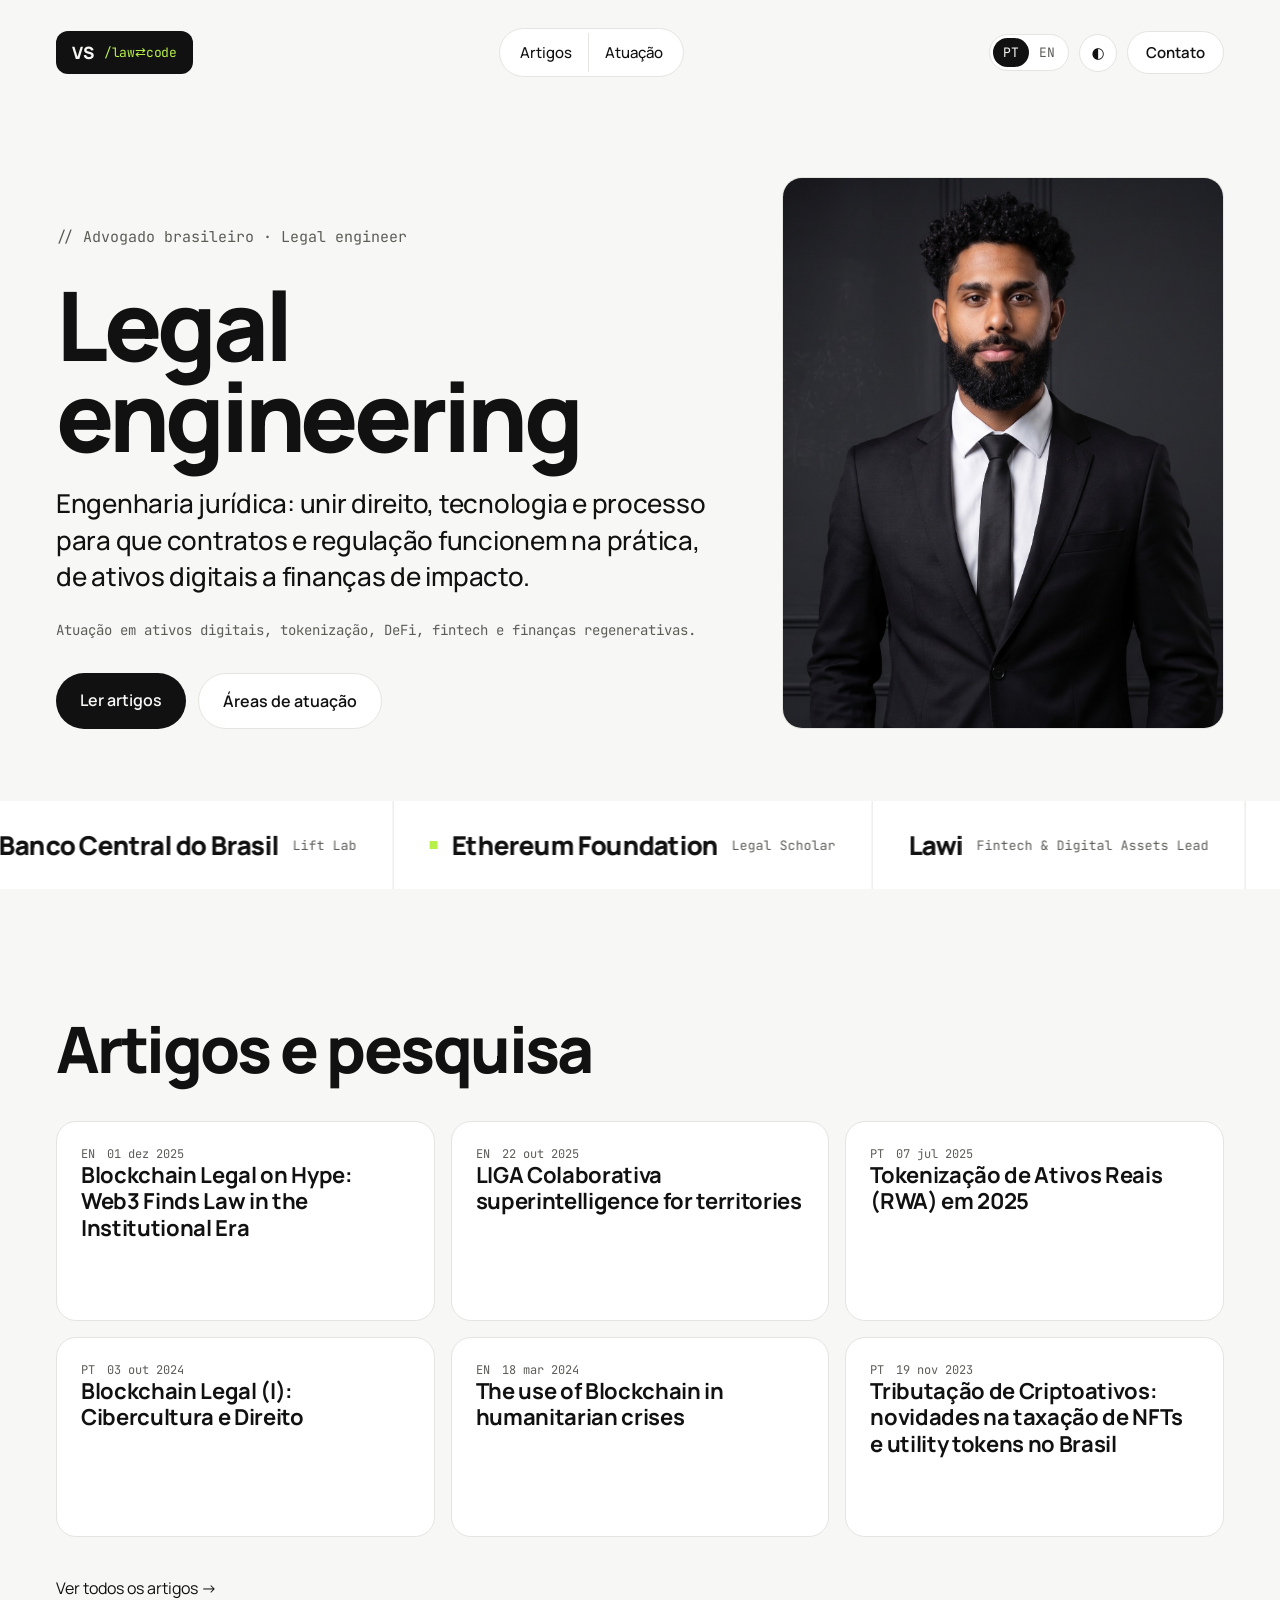
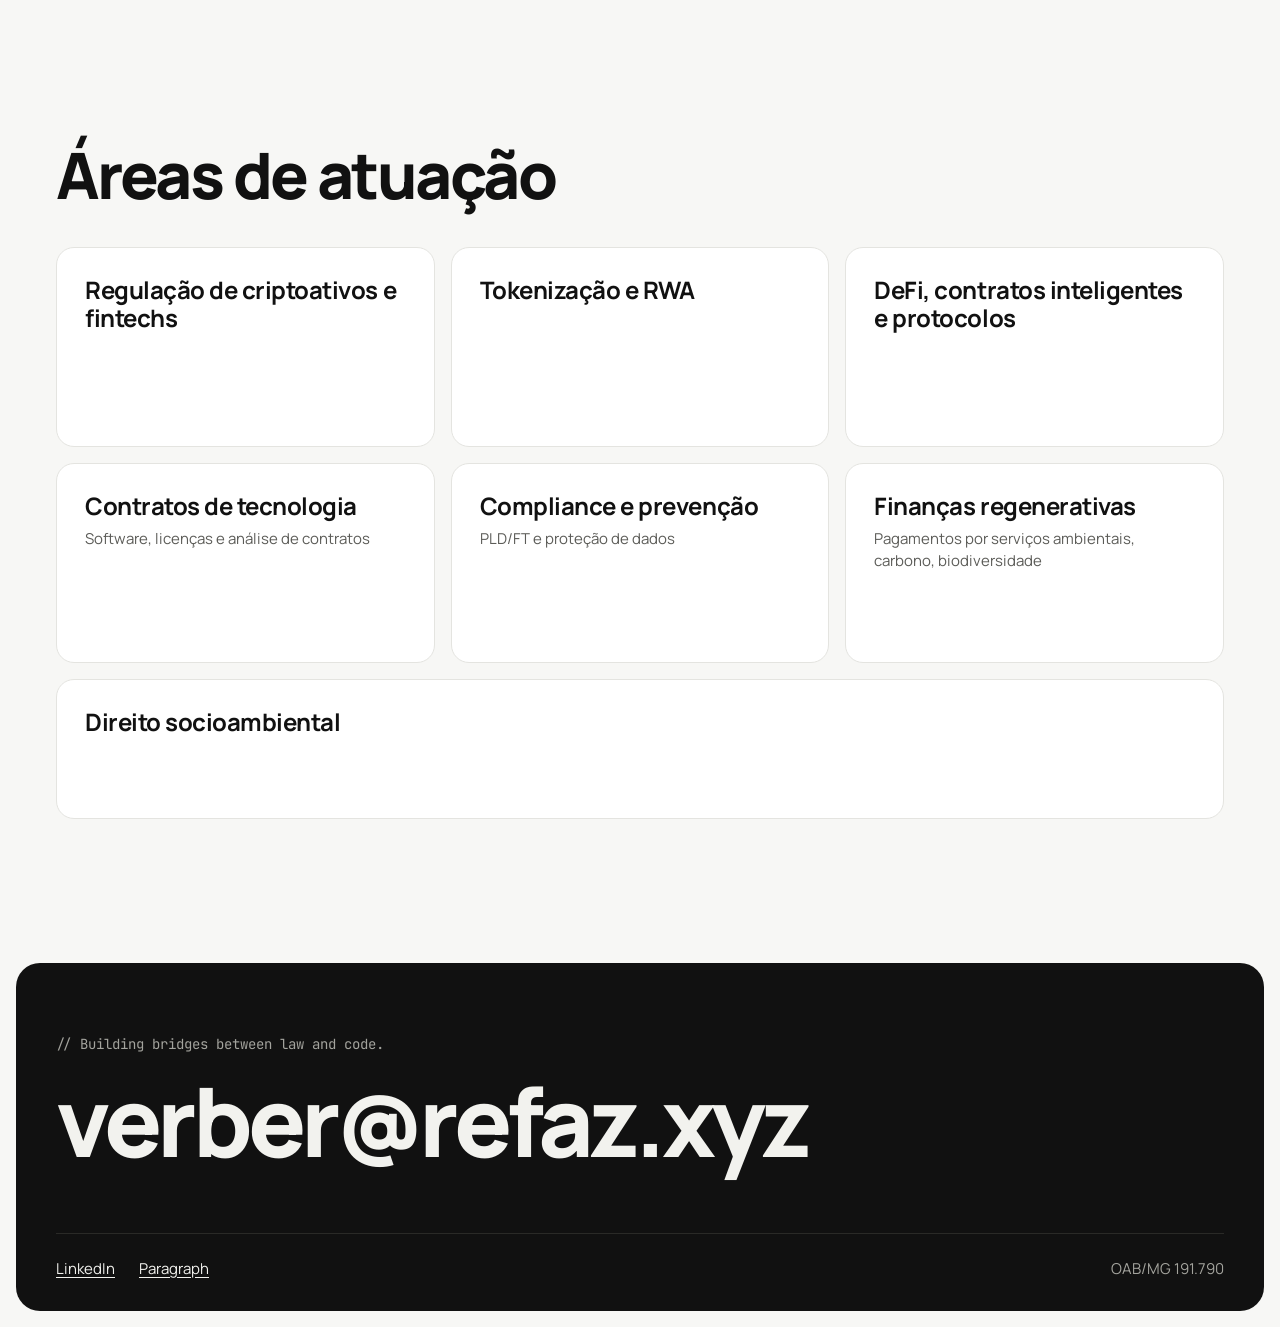
<file: index.html>
<!doctype html>
<html lang="pt-BR">
<head>
<meta charset="utf-8">
<meta name="viewport" content="width=device-width, initial-scale=1">
<title>Verber Souza | Advogado brasileiro, legal engineering e ativos digitais</title>
<meta name="description" content="Verber Souza, advogado brasileiro. Legal engineering (engenharia jurídica) para ativos digitais, tokenização, DeFi e fintech: contratos, estruturas e regulação que funcionam na prática.">
<link rel="canonical" href="https://verber.refaz.studio/">
<link rel="alternate" hreflang="pt-BR" href="https://verber.refaz.studio/">
<link rel="alternate" hreflang="en" href="https://verber.refaz.studio/en/">
<link rel="alternate" hreflang="x-default" href="https://verber.refaz.studio/">
<meta property="og:url" content="https://verber.refaz.studio/">
<meta property="og:image" content="https://verber.refaz.studio/assets/og-image.jpg">
<meta property="og:locale" content="pt_BR">
<meta name="twitter:card" content="summary_large_image">
<meta property="og:type" content="website">
<meta property="og:title" content="Verber Souza | Advogado brasileiro, legal engineering e ativos digitais">
<meta property="og:description" content="Verber Souza, advogado brasileiro. Legal engineering (engenharia jurídica) para ativos digitais, tokenização, DeFi e fintech: contratos, estruturas e regulação que funcionam na prática.">
<link rel="preconnect" href="https://fonts.googleapis.com">
<link rel="preconnect" href="https://fonts.gstatic.com" crossorigin>
<link href="https://fonts.googleapis.com/css2?family=Manrope:wght@400;500;600;700;800&family=JetBrains+Mono:wght@400;500&display=swap" rel="stylesheet">
<link rel="stylesheet" href="assets/style.css">
<script>try{var s=localStorage.getItem('theme');if(s==='dark'||s==='light')document.documentElement.dataset.theme=s}catch(e){}</script>
<script type="application/ld+json">{"@context": "https://schema.org", "@graph": [{"@type": "Person", "@id": "#person", "name": "Verber Souza", "alternateName": "Verber Alves de Souza", "image": "https://verber.refaz.studio/assets/verber-souza.jpg", "jobTitle": "Lawyer", "nationality": "Brazilian", "description": "Verber Souza, advogado brasileiro. Legal engineering (engenharia jurídica) para ativos digitais, tokenização, DeFi e fintech: contratos, estruturas e regulação que funcionam na prática.", "knowsAbout": ["Legal engineering", "Crypto-asset regulation", "Tokenization", "DeFi", "Fintech", "Technology law", "Regenerative finance"], "alumniOf": {"@type": "CollegeOrUniversity", "name": "PUC Minas"}, "memberOf": {"@type": "Organization", "name": "Comissão de Blockchain, Criptoativos e Tokenização da OAB-MG"}, "sameAs": ["https://www.linkedin.com/in/verber-souza", "https://paragraph.com/@verb4l", "https://app.ens.domains/verb4l.eth"], "url": "https://verber.refaz.studio/"}, {"@type": "WebSite", "@id": "#website", "name": "Verber Souza", "inLanguage": "pt-BR", "publisher": {"@id": "#person"}, "url": "https://verber.refaz.studio/"}, {"@type": "LegalService", "@id": "#legalservice", "name": "Verber Souza", "founder": {"@id": "#person"}, "areaServed": ["Brazil", "Latin America"], "knowsLanguage": ["pt-BR", "en"], "url": "https://verber.refaz.studio/"}]}</script>
</head>
<body>
<div class="shell">
<header class="top">
<a class="logo" href="./"><span class="logo-vs">VS</span><span class="logo-tag">/law⇄code</span></a>
<nav class="pill nav" aria-label="Principal"><a href="#artigos">Artigos</a><a href="#atuacao">Atuação</a></nav>
<div class="top-right">
<div class="lang" role="group" aria-label="Language"><a href="./" hreflang="pt-BR" lang="pt-BR" aria-current="true">PT</a><a href="en/" hreflang="en" lang="en">EN</a></div>
<button class="icon-btn" type="button" data-theme-toggle aria-label="Alternar tema">◐</button>
<a class="contact-btn" href="#contato">Contato</a>
<details class="menu"><summary class="icon-btn" aria-label="Menu">☰</summary><div class="menu-panel"><a href="#artigos">Artigos</a><a href="#atuacao">Atuação</a><a href="#contato">Contato</a></div></details>
</div>
</header>

<div class="row hero">

<div class="hero-body">
<div class="hero-text">
<div class="tagline" data-type>// Advogado brasileiro · Legal engineer</div>
<div class="hero-head"><h1 lang="en">Legal engineering</h1><p class="sub">Engenharia jurídica: unir direito, tecnologia e processo para que contratos e regulação funcionem na prática, de ativos digitais a finanças de impacto.</p><p class="fields">Atuação em ativos digitais, tokenização, DeFi, fintech e finanças regenerativas.</p></div>
<div class="ctas"><a class="btn btn-solid" href="#artigos">Ler artigos</a><a class="btn btn-ghost" href="#atuacao">Áreas de atuação</a></div>
</div>
<img class="photo" src="assets/verber-souza.jpg" width="1265" height="1583" alt="Verber Souza" fetchpriority="high">
</div>
</div>

<div class="marquee-wrap"><div class="marquee" data-marquee><div class="track" data-track><ul aria-label="Atuação e reconhecimentos"><li><span class=mark></span><span class="org">Banco Central do Brasil</span><span class="role">Lift Lab</span></li><li><span class=mark></span><span class="org">Ethereum Foundation</span><span class="role">Legal Scholar</span></li><li><span class="org">Lawi</span><span class="role">Fintech &amp; Digital Assets Lead</span></li><li><span class="org">Ekonavi</span><span class="role">Blockchain Legal Lead</span></li><li><span class="org">OAB-MG</span><span class="role">Vice-presidente · Comissão de Blockchain, Criptoativos e Tokenização</span></li><li><span class="org">Blockchain na Escola</span><span class="role">Cofundador</span></li></ul><ul aria-hidden="true"><li><span class=mark></span><span class="org">Banco Central do Brasil</span><span class="role">Lift Lab</span></li><li><span class=mark></span><span class="org">Ethereum Foundation</span><span class="role">Legal Scholar</span></li><li><span class="org">Lawi</span><span class="role">Fintech &amp; Digital Assets Lead</span></li><li><span class="org">Ekonavi</span><span class="role">Blockchain Legal Lead</span></li><li><span class="org">OAB-MG</span><span class="role">Vice-presidente · Comissão de Blockchain, Criptoativos e Tokenização</span></li><li><span class="org">Blockchain na Escola</span><span class="role">Cofundador</span></li></ul></div></div></div>

<section class="row sec" id="artigos"><div class="sec-body"><h2 data-reveal>Artigos e pesquisa</h2><div class="cards articles" data-reveal><article class="card article"><div class="meta"><span>EN</span><time datetime="2025-12-01">01 dez 2025</time></div><h3><a href="https://paragraph.com/@verb4l/blockchain-legal-on-hype-web3-finds-law-institutional-era" rel="noopener">Blockchain Legal on Hype: Web3 Finds Law in the Institutional Era</a></h3></article><article class="card article"><div class="meta"><span>EN</span><time datetime="2025-10-22">22 out 2025</time></div><h3><a href="https://paragraph.com/@verb4l/liga-colaborativa-superintelligence-for-territories" rel="noopener">LIGA Colaborativa superintelligence for territories</a></h3></article><article class="card article"><div class="meta"><span>PT</span><time datetime="2025-07-07">07 jul 2025</time></div><h3><a href="https://paragraph.com/@verb4l/tokeniza-o-de-ativos-reais-rwa-em-2025" rel="noopener">Tokenização de Ativos Reais (RWA) em 2025</a></h3></article><article class="card article"><div class="meta"><span>PT</span><time datetime="2024-10-03">03 out 2024</time></div><h3><a href="https://paragraph.com/@verb4l/blockchain-legal-i-cibercultura-e-direito" rel="noopener">Blockchain Legal (I): Cibercultura e Direito</a></h3></article><article class="card article"><div class="meta"><span>EN</span><time datetime="2024-03-18">18 mar 2024</time></div><h3><a href="https://paragraph.com/@verb4l/the-use-of-blockchain-in-humanitarian-crises" rel="noopener">The use of Blockchain in humanitarian crises</a></h3></article><article class="card article"><div class="meta"><span>PT</span><time datetime="2023-11-19">19 nov 2023</time></div><h3><a href="https://paragraph.com/@verb4l/tributa-o-de-criptoativos-novidades-na-taxa-o-de-nfts-e-utility-tokens-no-brasil" rel="noopener">Tributação de Criptoativos: novidades na taxação de NFTs e utility tokens no Brasil</a></h3></article></div><a class="see-all" href="artigos/" data-reveal>Ver todos os artigos →</a></div></section>

<section class="row sec" id="atuacao"><div class="sec-body"><h2 data-reveal>Áreas de atuação</h2><div class="cards areas" data-reveal><div class="card area"><h3>Regulação de criptoativos e fintechs</h3></div><div class="card area"><h3>Tokenização e RWA</h3></div><div class="card area"><h3>DeFi, contratos inteligentes e protocolos</h3></div><div class="card area"><h3>Contratos de tecnologia</h3><p>Software, licenças e análise de contratos</p></div><div class="card area"><h3>Compliance e prevenção</h3><p>PLD/FT e proteção de dados</p></div><div class="card area"><h3>Finanças regenerativas</h3><p>Pagamentos por serviços ambientais, carbono, biodiversidade</p></div><div class="card area"><h3>Direito socioambiental</h3></div></div></div></section>

<footer class="row foot" id="contato">
<div class="foot-card"><div class="foot-top"><div class="motto" lang="en">// Building bridges between law and code.</div><a class="mail" href="mailto:verber@refaz.xyz">verber@refaz.xyz</a></div>
<div class="foot-bottom"><div class="links"><a href="https://www.linkedin.com/in/verber-souza" rel="me noopener">LinkedIn</a><a href="https://paragraph.com/@verb4l" rel="me noopener">Paragraph</a></div><span class="oab">OAB/MG 191.790</span></div></div></footer>
</div>
<script src="assets/main.js"></script>
</body>
</html>
</file>
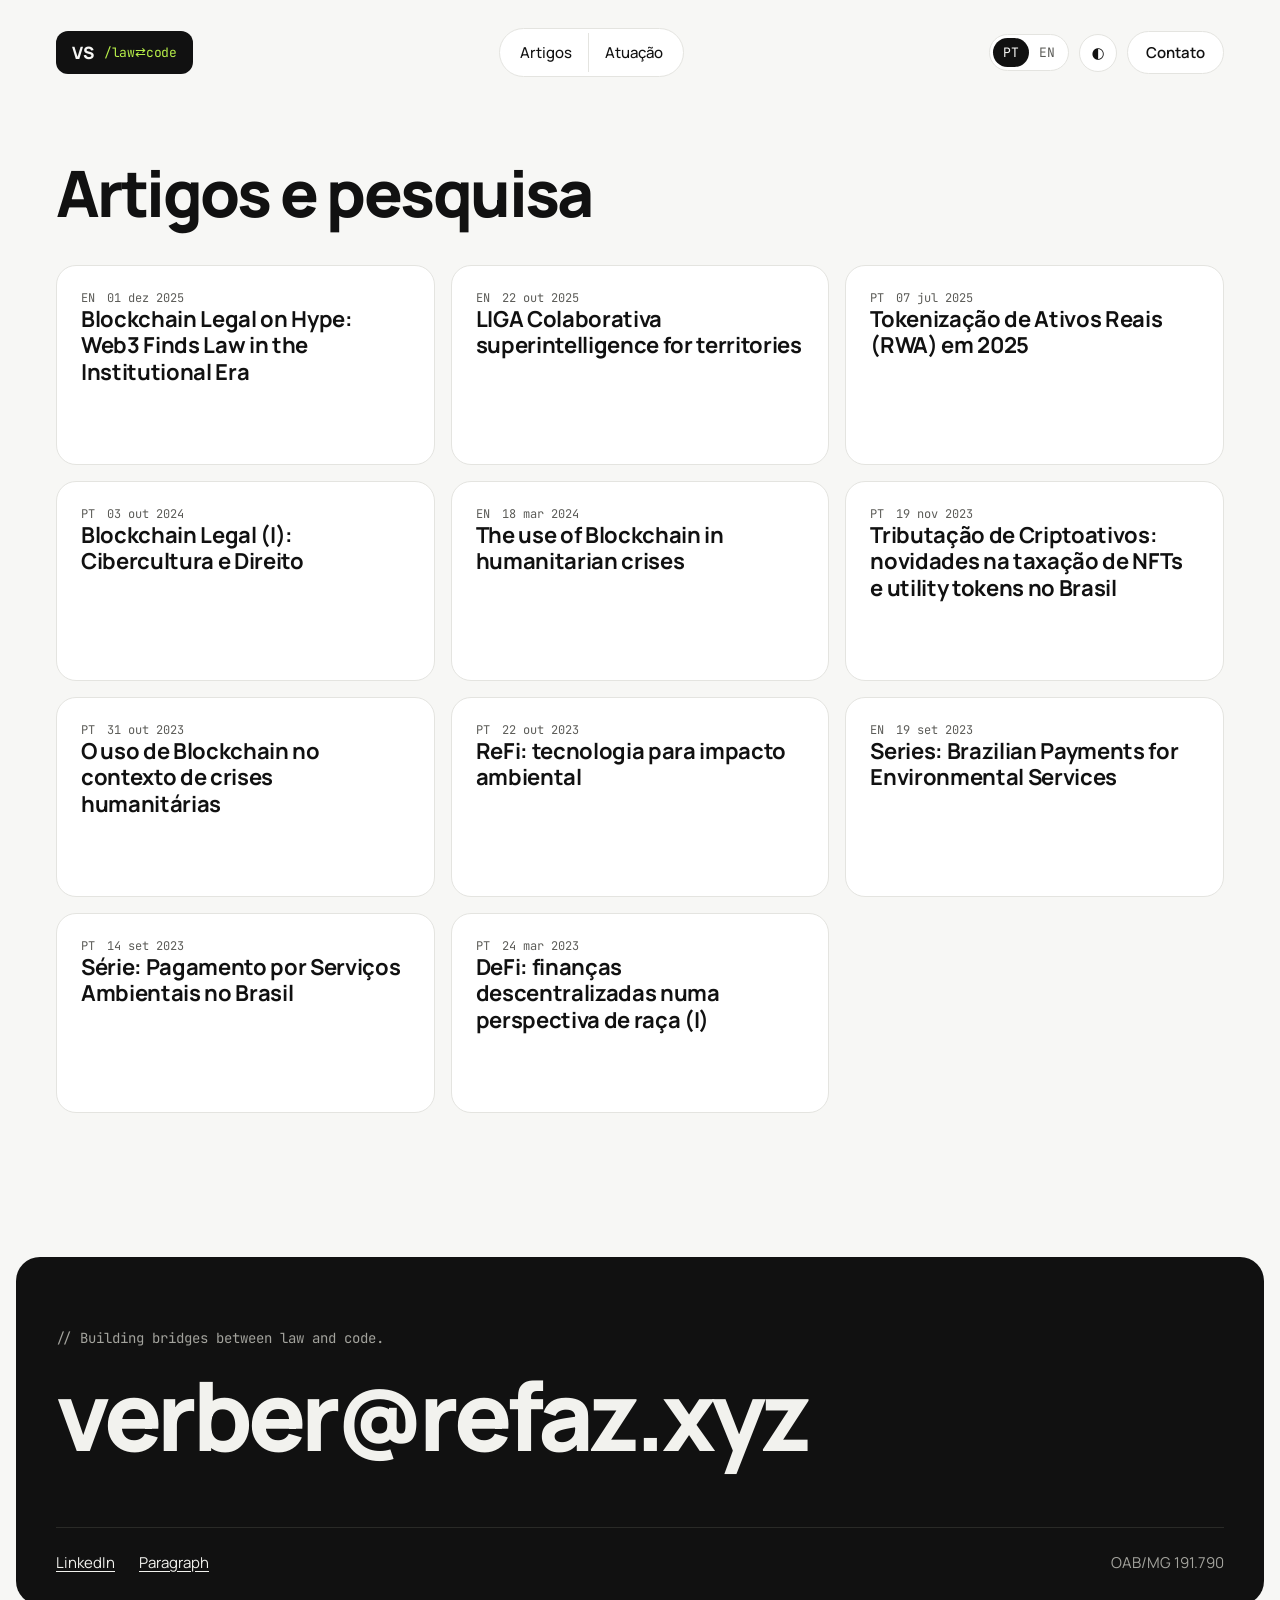
<file: artigos/index.html>
<!doctype html>
<html lang="pt-BR">
<head>
<meta charset="utf-8">
<meta name="viewport" content="width=device-width, initial-scale=1">
<title>Artigos e pesquisa | Verber Souza</title>
<meta name="description" content="Artigos e pesquisa de Verber Souza sobre blockchain, criptoativos, tokenização, DeFi e finanças regenerativas, publicados no Paragraph.">
<link rel="canonical" href="https://verber.refaz.studio/artigos/">
<link rel="alternate" hreflang="pt-BR" href="https://verber.refaz.studio/artigos/">
<link rel="alternate" hreflang="en" href="https://verber.refaz.studio/en/articles/">
<link rel="alternate" hreflang="x-default" href="https://verber.refaz.studio/artigos/">
<meta property="og:type" content="website">
<meta property="og:title" content="Artigos e pesquisa | Verber Souza">
<meta property="og:description" content="Artigos e pesquisa de Verber Souza sobre blockchain, criptoativos, tokenização, DeFi e finanças regenerativas, publicados no Paragraph.">
<meta property="og:url" content="https://verber.refaz.studio/artigos/">
<meta property="og:image" content="https://verber.refaz.studio/assets/og-image.jpg">
<meta property="og:locale" content="pt_BR">
<meta name="twitter:card" content="summary_large_image">
<link rel="preconnect" href="https://fonts.googleapis.com">
<link rel="preconnect" href="https://fonts.gstatic.com" crossorigin>
<link href="https://fonts.googleapis.com/css2?family=Manrope:wght@400;500;600;700;800&family=JetBrains+Mono:wght@400;500&display=swap" rel="stylesheet">
<link rel="stylesheet" href="../assets/style.css">
<script>try{var s=localStorage.getItem('theme');if(s==='dark'||s==='light')document.documentElement.dataset.theme=s}catch(e){}</script>
<script type="application/ld+json">{"@context": "https://schema.org", "@type": "CollectionPage", "name": "Artigos e pesquisa | Verber Souza", "url": "https://verber.refaz.studio/artigos/", "inLanguage": "pt-BR", "description": "Artigos e pesquisa de Verber Souza sobre blockchain, criptoativos, tokenização, DeFi e finanças regenerativas, publicados no Paragraph.", "isPartOf": {"@type": "WebSite", "name": "Verber Souza", "url": "https://verber.refaz.studio/"}, "author": {"@type": "Person", "name": "Verber Souza", "url": "https://verber.refaz.studio/"}, "mainEntity": {"@type": "ItemList", "itemListElement": [{"@type": "ListItem", "position": 1, "name": "Blockchain Legal on Hype: Web3 Finds Law in the Institutional Era", "url": "https://paragraph.com/@verb4l/blockchain-legal-on-hype-web3-finds-law-institutional-era"}, {"@type": "ListItem", "position": 2, "name": "LIGA Colaborativa superintelligence for territories", "url": "https://paragraph.com/@verb4l/liga-colaborativa-superintelligence-for-territories"}, {"@type": "ListItem", "position": 3, "name": "Tokenização de Ativos Reais (RWA) em 2025", "url": "https://paragraph.com/@verb4l/tokeniza-o-de-ativos-reais-rwa-em-2025"}, {"@type": "ListItem", "position": 4, "name": "Blockchain Legal (I): Cibercultura e Direito", "url": "https://paragraph.com/@verb4l/blockchain-legal-i-cibercultura-e-direito"}, {"@type": "ListItem", "position": 5, "name": "The use of Blockchain in humanitarian crises", "url": "https://paragraph.com/@verb4l/the-use-of-blockchain-in-humanitarian-crises"}, {"@type": "ListItem", "position": 6, "name": "Tributação de Criptoativos: novidades na taxação de NFTs e utility tokens no Brasil", "url": "https://paragraph.com/@verb4l/tributa-o-de-criptoativos-novidades-na-taxa-o-de-nfts-e-utility-tokens-no-brasil"}, {"@type": "ListItem", "position": 7, "name": "O uso de Blockchain no contexto de crises humanitárias", "url": "https://paragraph.com/@verb4l/o-uso-de-blockchain-no-contexto-de-crises-humanit-rias"}, {"@type": "ListItem", "position": 8, "name": "ReFi: tecnologia para impacto ambiental", "url": "https://paragraph.com/@verb4l/refi-tecnologia-para-impacto-ambiental"}, {"@type": "ListItem", "position": 9, "name": "Series: Brazilian Payments for Environmental Services", "url": "https://paragraph.com/@verb4l/series-brazilian-payments-for-environmental-services"}, {"@type": "ListItem", "position": 10, "name": "Série: Pagamento por Serviços Ambientais no Brasil", "url": "https://paragraph.com/@verb4l/s-rie-pagamento-por-servi-os-ambientais-no-brasil"}, {"@type": "ListItem", "position": 11, "name": "DeFi: finanças descentralizadas numa perspectiva de raça (I)", "url": "https://paragraph.com/@verb4l/defi-finan-as-descentralizadas-numa-perspectiva-de-ra-a-i"}]}}</script>
</head>
<body>
<div class="shell">
<header class="top">
<a class="logo" href="../"><span class="logo-vs">VS</span><span class="logo-tag">/law⇄code</span></a>
<nav class="pill nav" aria-label="Principal"><a href="./">Artigos</a><a href="../#atuacao">Atuação</a></nav>
<div class="top-right">
<div class="lang" role="group" aria-label="Language"><a href="./" hreflang="pt-BR" lang="pt-BR" aria-current="true">PT</a><a href="../en/articles/" hreflang="en" lang="en">EN</a></div>
<button class="icon-btn" type="button" data-theme-toggle aria-label="Alternar tema">◐</button>
<a class="contact-btn" href="#contato">Contato</a>
<details class="menu"><summary class="icon-btn" aria-label="Menu">☰</summary><div class="menu-panel"><a href="./">Artigos</a><a href="../#atuacao">Atuação</a><a href="#contato">Contato</a></div></details>
</div>
</header>

<section class="row sec page-top" id="artigos"><div class="sec-body"><h1 class="page-title" data-reveal>Artigos e pesquisa</h1><div class="cards articles" data-reveal><article class="card article"><div class="meta"><span>EN</span><time datetime="2025-12-01">01 dez 2025</time></div><h3><a href="https://paragraph.com/@verb4l/blockchain-legal-on-hype-web3-finds-law-institutional-era" rel="noopener">Blockchain Legal on Hype: Web3 Finds Law in the Institutional Era</a></h3></article><article class="card article"><div class="meta"><span>EN</span><time datetime="2025-10-22">22 out 2025</time></div><h3><a href="https://paragraph.com/@verb4l/liga-colaborativa-superintelligence-for-territories" rel="noopener">LIGA Colaborativa superintelligence for territories</a></h3></article><article class="card article"><div class="meta"><span>PT</span><time datetime="2025-07-07">07 jul 2025</time></div><h3><a href="https://paragraph.com/@verb4l/tokeniza-o-de-ativos-reais-rwa-em-2025" rel="noopener">Tokenização de Ativos Reais (RWA) em 2025</a></h3></article><article class="card article"><div class="meta"><span>PT</span><time datetime="2024-10-03">03 out 2024</time></div><h3><a href="https://paragraph.com/@verb4l/blockchain-legal-i-cibercultura-e-direito" rel="noopener">Blockchain Legal (I): Cibercultura e Direito</a></h3></article><article class="card article"><div class="meta"><span>EN</span><time datetime="2024-03-18">18 mar 2024</time></div><h3><a href="https://paragraph.com/@verb4l/the-use-of-blockchain-in-humanitarian-crises" rel="noopener">The use of Blockchain in humanitarian crises</a></h3></article><article class="card article"><div class="meta"><span>PT</span><time datetime="2023-11-19">19 nov 2023</time></div><h3><a href="https://paragraph.com/@verb4l/tributa-o-de-criptoativos-novidades-na-taxa-o-de-nfts-e-utility-tokens-no-brasil" rel="noopener">Tributação de Criptoativos: novidades na taxação de NFTs e utility tokens no Brasil</a></h3></article><article class="card article"><div class="meta"><span>PT</span><time datetime="2023-10-31">31 out 2023</time></div><h3><a href="https://paragraph.com/@verb4l/o-uso-de-blockchain-no-contexto-de-crises-humanit-rias" rel="noopener">O uso de Blockchain no contexto de crises humanitárias</a></h3></article><article class="card article"><div class="meta"><span>PT</span><time datetime="2023-10-22">22 out 2023</time></div><h3><a href="https://paragraph.com/@verb4l/refi-tecnologia-para-impacto-ambiental" rel="noopener">ReFi: tecnologia para impacto ambiental</a></h3></article><article class="card article"><div class="meta"><span>EN</span><time datetime="2023-09-19">19 set 2023</time></div><h3><a href="https://paragraph.com/@verb4l/series-brazilian-payments-for-environmental-services" rel="noopener">Series: Brazilian Payments for Environmental Services</a></h3></article><article class="card article"><div class="meta"><span>PT</span><time datetime="2023-09-14">14 set 2023</time></div><h3><a href="https://paragraph.com/@verb4l/s-rie-pagamento-por-servi-os-ambientais-no-brasil" rel="noopener">Série: Pagamento por Serviços Ambientais no Brasil</a></h3></article><article class="card article"><div class="meta"><span>PT</span><time datetime="2023-03-24">24 mar 2023</time></div><h3><a href="https://paragraph.com/@verb4l/defi-finan-as-descentralizadas-numa-perspectiva-de-ra-a-i" rel="noopener">DeFi: finanças descentralizadas numa perspectiva de raça (I)</a></h3></article></div></div></section>

<footer class="row foot" id="contato">
<div class="foot-card"><div class="foot-top"><div class="motto" lang="en">// Building bridges between law and code.</div><a class="mail" href="mailto:verber@refaz.xyz">verber@refaz.xyz</a></div>
<div class="foot-bottom"><div class="links"><a href="https://www.linkedin.com/in/verber-souza" rel="me noopener">LinkedIn</a><a href="https://paragraph.com/@verb4l" rel="me noopener">Paragraph</a></div><span class="oab">OAB/MG 191.790</span></div></div></footer>
</div>
<script src="../assets/main.js"></script>
</body>
</html>
</file>
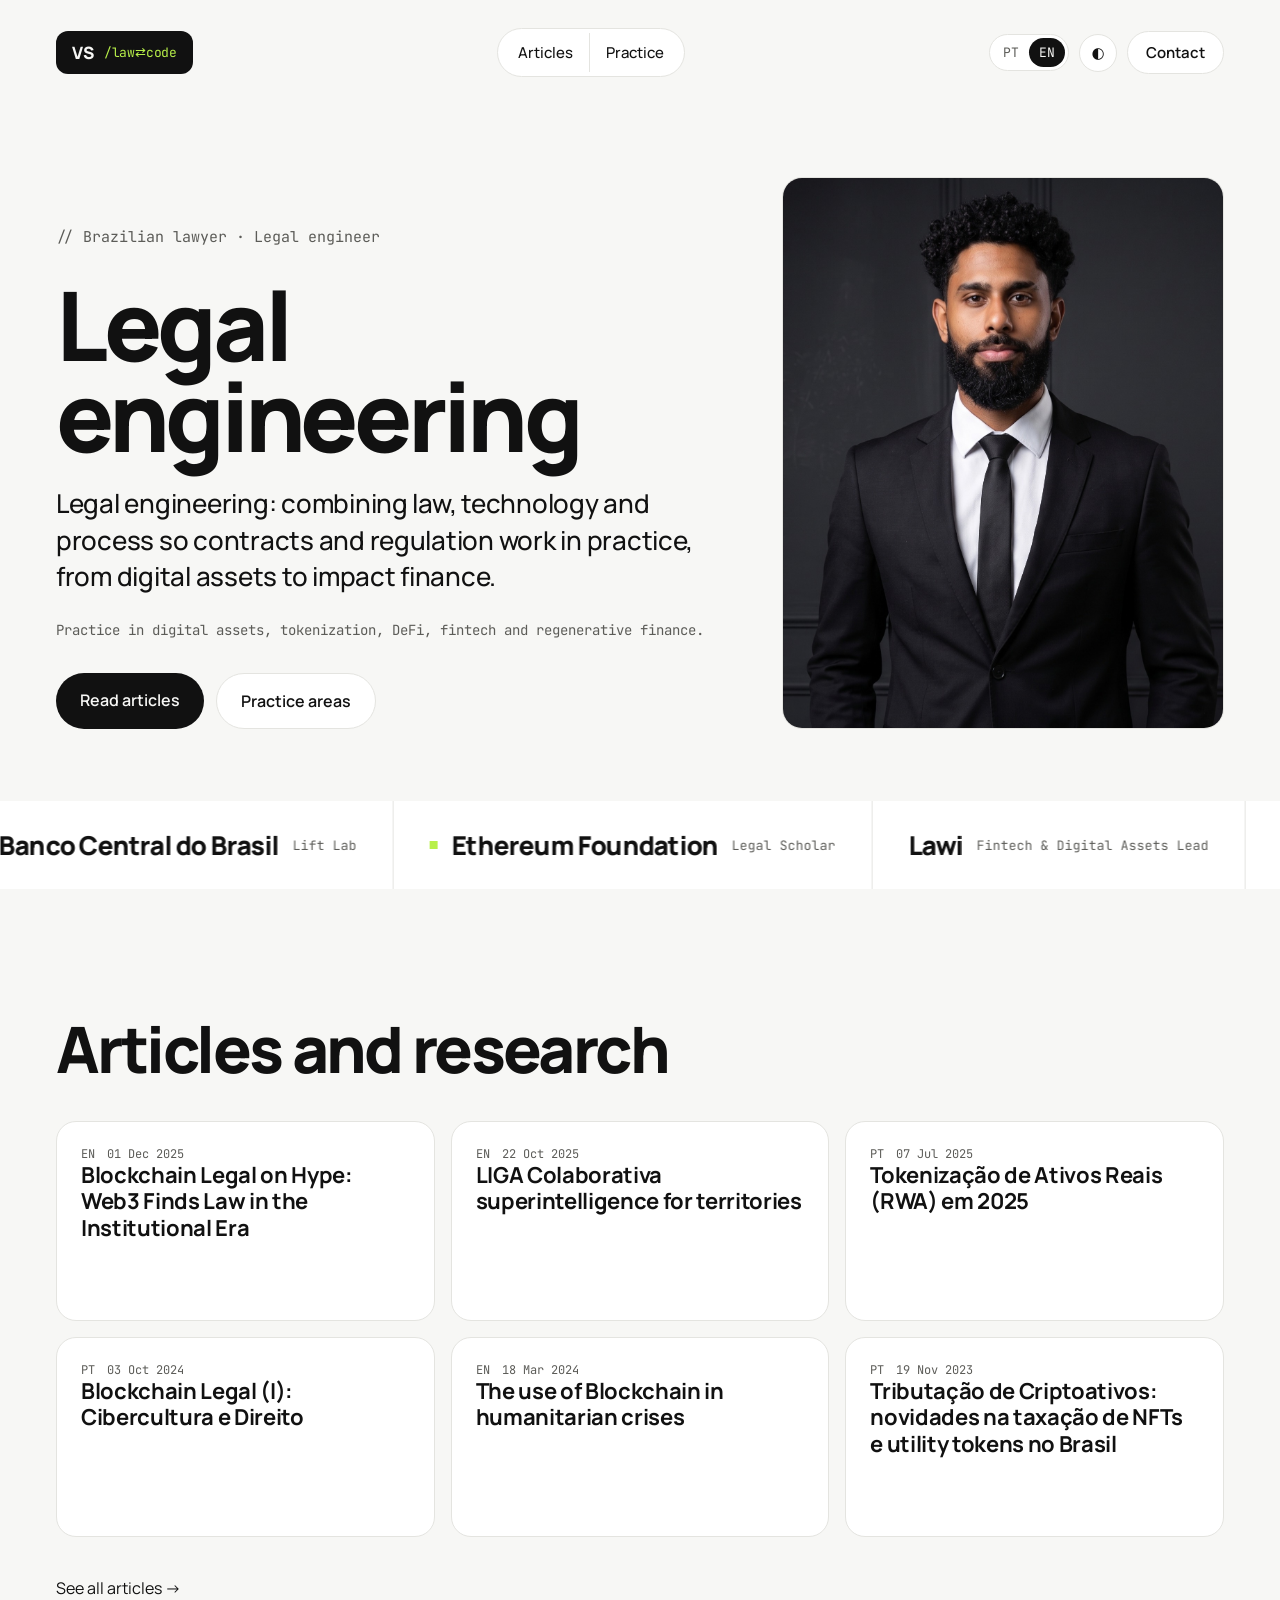
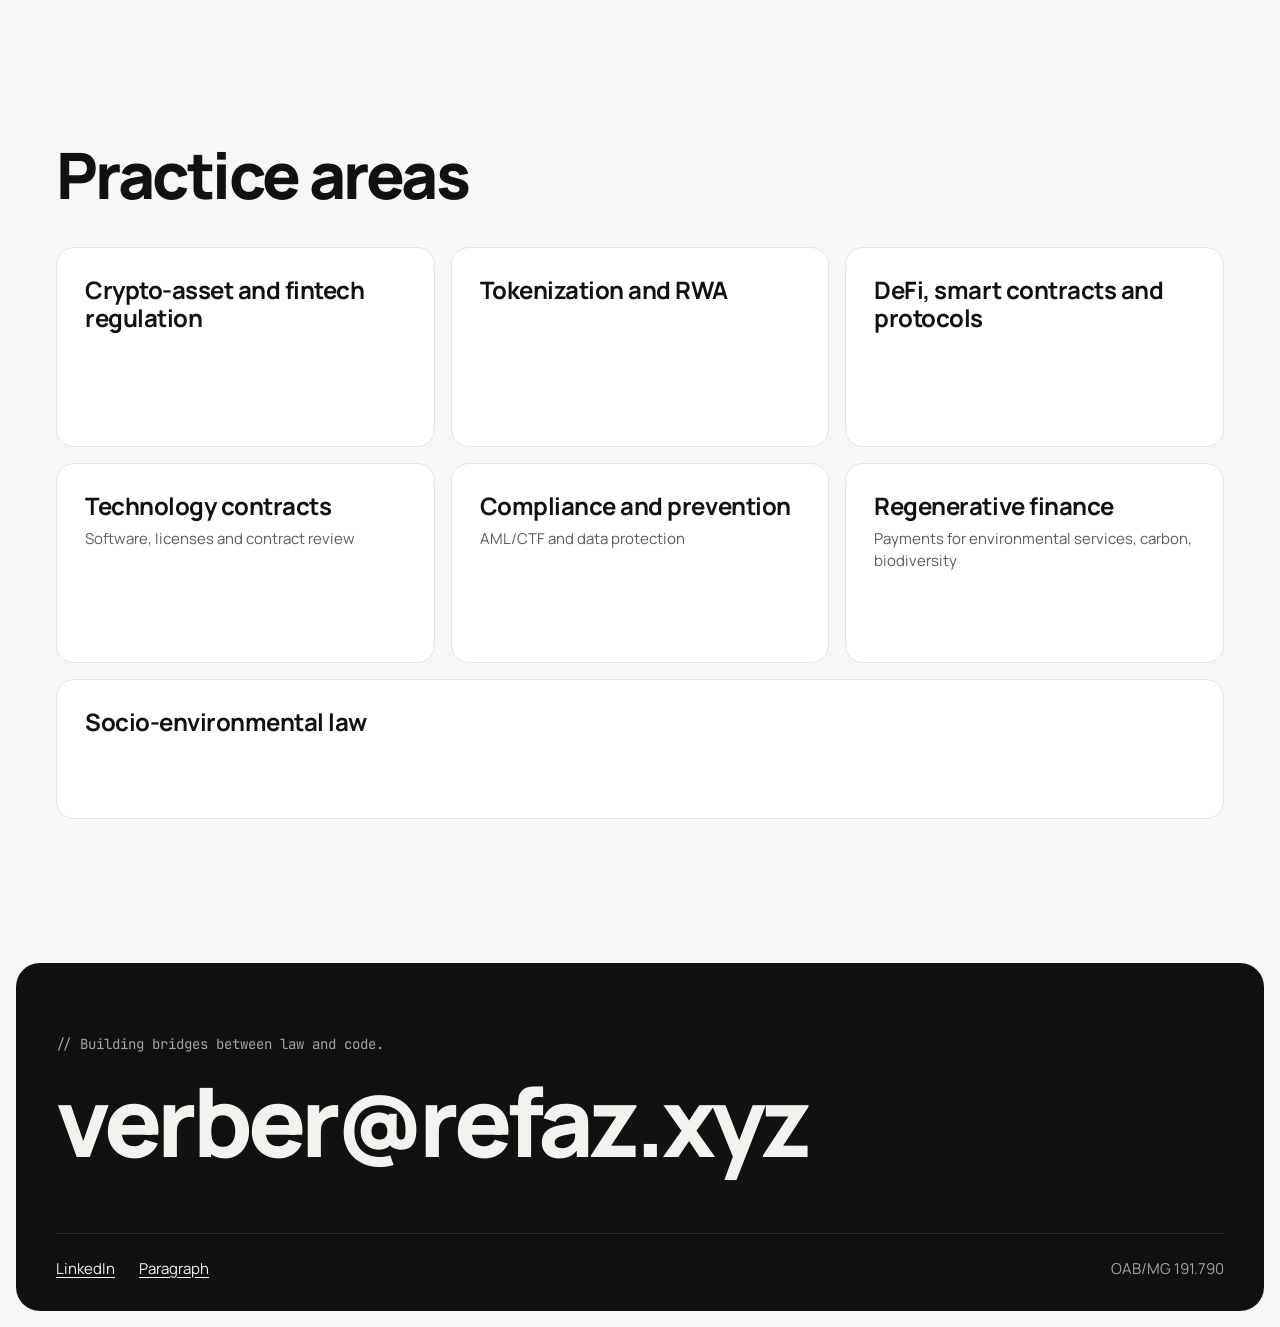
<file: en/index.html>
<!doctype html>
<html lang="en">
<head>
<meta charset="utf-8">
<meta name="viewport" content="width=device-width, initial-scale=1">
<title>Verber Souza | Brazilian lawyer, legal engineering and digital assets</title>
<meta name="description" content="Verber Souza, Brazilian lawyer. Legal engineering for digital assets, tokenization, DeFi and fintech: contracts, structures and regulation that work in practice.">
<link rel="canonical" href="https://verber.refaz.studio/en/">
<link rel="alternate" hreflang="pt-BR" href="https://verber.refaz.studio/">
<link rel="alternate" hreflang="en" href="https://verber.refaz.studio/en/">
<link rel="alternate" hreflang="x-default" href="https://verber.refaz.studio/">
<meta property="og:url" content="https://verber.refaz.studio/en/">
<meta property="og:image" content="https://verber.refaz.studio/assets/og-image.jpg">
<meta property="og:locale" content="en">
<meta name="twitter:card" content="summary_large_image">
<meta property="og:type" content="website">
<meta property="og:title" content="Verber Souza | Brazilian lawyer, legal engineering and digital assets">
<meta property="og:description" content="Verber Souza, Brazilian lawyer. Legal engineering for digital assets, tokenization, DeFi and fintech: contracts, structures and regulation that work in practice.">
<link rel="preconnect" href="https://fonts.googleapis.com">
<link rel="preconnect" href="https://fonts.gstatic.com" crossorigin>
<link href="https://fonts.googleapis.com/css2?family=Manrope:wght@400;500;600;700;800&family=JetBrains+Mono:wght@400;500&display=swap" rel="stylesheet">
<link rel="stylesheet" href="../assets/style.css">
<script>try{var s=localStorage.getItem('theme');if(s==='dark'||s==='light')document.documentElement.dataset.theme=s}catch(e){}</script>
<script type="application/ld+json">{"@context": "https://schema.org", "@graph": [{"@type": "Person", "@id": "#person", "name": "Verber Souza", "alternateName": "Verber Alves de Souza", "image": "https://verber.refaz.studio/assets/verber-souza.jpg", "jobTitle": "Lawyer", "nationality": "Brazilian", "description": "Verber Souza, Brazilian lawyer. Legal engineering for digital assets, tokenization, DeFi and fintech: contracts, structures and regulation that work in practice.", "knowsAbout": ["Legal engineering", "Crypto-asset regulation", "Tokenization", "DeFi", "Fintech", "Technology law", "Regenerative finance"], "alumniOf": {"@type": "CollegeOrUniversity", "name": "PUC Minas"}, "memberOf": {"@type": "Organization", "name": "Comissão de Blockchain, Criptoativos e Tokenização da OAB-MG"}, "sameAs": ["https://www.linkedin.com/in/verber-souza", "https://paragraph.com/@verb4l", "https://app.ens.domains/verb4l.eth"], "url": "https://verber.refaz.studio/en/"}, {"@type": "WebSite", "@id": "#website", "name": "Verber Souza", "inLanguage": "en", "publisher": {"@id": "#person"}, "url": "https://verber.refaz.studio/"}, {"@type": "LegalService", "@id": "#legalservice", "name": "Verber Souza", "founder": {"@id": "#person"}, "areaServed": ["Brazil", "Latin America"], "knowsLanguage": ["pt-BR", "en"], "url": "https://verber.refaz.studio/"}]}</script>
</head>
<body>
<div class="shell">
<header class="top">
<a class="logo" href="./"><span class="logo-vs">VS</span><span class="logo-tag">/law⇄code</span></a>
<nav class="pill nav" aria-label="Main"><a href="#artigos">Articles</a><a href="#atuacao">Practice</a></nav>
<div class="top-right">
<div class="lang" role="group" aria-label="Language"><a href="../" hreflang="pt-BR" lang="pt-BR">PT</a><a href="./" hreflang="en" lang="en" aria-current="true">EN</a></div>
<button class="icon-btn" type="button" data-theme-toggle aria-label="Toggle theme">◐</button>
<a class="contact-btn" href="#contato">Contact</a>
<details class="menu"><summary class="icon-btn" aria-label="Menu">☰</summary><div class="menu-panel"><a href="#artigos">Articles</a><a href="#atuacao">Practice</a><a href="#contato">Contact</a></div></details>
</div>
</header>

<div class="row hero">

<div class="hero-body">
<div class="hero-text">
<div class="tagline" data-type>// Brazilian lawyer · Legal engineer</div>
<div class="hero-head"><h1 lang="en">Legal engineering</h1><p class="sub">Legal engineering: combining law, technology and process so contracts and regulation work in practice, from digital assets to impact finance.</p><p class="fields">Practice in digital assets, tokenization, DeFi, fintech and regenerative finance.</p></div>
<div class="ctas"><a class="btn btn-solid" href="#artigos">Read articles</a><a class="btn btn-ghost" href="#atuacao">Practice areas</a></div>
</div>
<img class="photo" src="../assets/verber-souza.jpg" width="1265" height="1583" alt="Verber Souza" fetchpriority="high">
</div>
</div>

<div class="marquee-wrap"><div class="marquee" data-marquee><div class="track" data-track><ul aria-label="Practice and affiliations"><li><span class=mark></span><span class="org">Banco Central do Brasil</span><span class="role">Lift Lab</span></li><li><span class=mark></span><span class="org">Ethereum Foundation</span><span class="role">Legal Scholar</span></li><li><span class="org">Lawi</span><span class="role">Fintech &amp; Digital Assets Lead</span></li><li><span class="org">Ekonavi</span><span class="role">Blockchain Legal Lead</span></li><li><span class="org">OAB-MG</span><span class="role">Vice-president · Blockchain, Crypto-assets and Tokenization Commission</span></li><li><span class="org">Blockchain na Escola</span><span class="role">Co-founder</span></li></ul><ul aria-hidden="true"><li><span class=mark></span><span class="org">Banco Central do Brasil</span><span class="role">Lift Lab</span></li><li><span class=mark></span><span class="org">Ethereum Foundation</span><span class="role">Legal Scholar</span></li><li><span class="org">Lawi</span><span class="role">Fintech &amp; Digital Assets Lead</span></li><li><span class="org">Ekonavi</span><span class="role">Blockchain Legal Lead</span></li><li><span class="org">OAB-MG</span><span class="role">Vice-president · Blockchain, Crypto-assets and Tokenization Commission</span></li><li><span class="org">Blockchain na Escola</span><span class="role">Co-founder</span></li></ul></div></div></div>

<section class="row sec" id="artigos"><div class="sec-body"><h2 data-reveal>Articles and research</h2><div class="cards articles" data-reveal><article class="card article"><div class="meta"><span>EN</span><time datetime="2025-12-01">01 Dec 2025</time></div><h3><a href="https://paragraph.com/@verb4l/blockchain-legal-on-hype-web3-finds-law-institutional-era" rel="noopener">Blockchain Legal on Hype: Web3 Finds Law in the Institutional Era</a></h3></article><article class="card article"><div class="meta"><span>EN</span><time datetime="2025-10-22">22 Oct 2025</time></div><h3><a href="https://paragraph.com/@verb4l/liga-colaborativa-superintelligence-for-territories" rel="noopener">LIGA Colaborativa superintelligence for territories</a></h3></article><article class="card article"><div class="meta"><span>PT</span><time datetime="2025-07-07">07 Jul 2025</time></div><h3><a href="https://paragraph.com/@verb4l/tokeniza-o-de-ativos-reais-rwa-em-2025" rel="noopener">Tokenização de Ativos Reais (RWA) em 2025</a></h3></article><article class="card article"><div class="meta"><span>PT</span><time datetime="2024-10-03">03 Oct 2024</time></div><h3><a href="https://paragraph.com/@verb4l/blockchain-legal-i-cibercultura-e-direito" rel="noopener">Blockchain Legal (I): Cibercultura e Direito</a></h3></article><article class="card article"><div class="meta"><span>EN</span><time datetime="2024-03-18">18 Mar 2024</time></div><h3><a href="https://paragraph.com/@verb4l/the-use-of-blockchain-in-humanitarian-crises" rel="noopener">The use of Blockchain in humanitarian crises</a></h3></article><article class="card article"><div class="meta"><span>PT</span><time datetime="2023-11-19">19 Nov 2023</time></div><h3><a href="https://paragraph.com/@verb4l/tributa-o-de-criptoativos-novidades-na-taxa-o-de-nfts-e-utility-tokens-no-brasil" rel="noopener">Tributação de Criptoativos: novidades na taxação de NFTs e utility tokens no Brasil</a></h3></article></div><a class="see-all" href="articles/" data-reveal>See all articles →</a></div></section>

<section class="row sec" id="atuacao"><div class="sec-body"><h2 data-reveal>Practice areas</h2><div class="cards areas" data-reveal><div class="card area"><h3>Crypto-asset and fintech regulation</h3></div><div class="card area"><h3>Tokenization and RWA</h3></div><div class="card area"><h3>DeFi, smart contracts and protocols</h3></div><div class="card area"><h3>Technology contracts</h3><p>Software, licenses and contract review</p></div><div class="card area"><h3>Compliance and prevention</h3><p>AML/CTF and data protection</p></div><div class="card area"><h3>Regenerative finance</h3><p>Payments for environmental services, carbon, biodiversity</p></div><div class="card area"><h3>Socio-environmental law</h3></div></div></div></section>

<footer class="row foot" id="contato">
<div class="foot-card"><div class="foot-top"><div class="motto" lang="en">// Building bridges between law and code.</div><a class="mail" href="mailto:verber@refaz.xyz">verber@refaz.xyz</a></div>
<div class="foot-bottom"><div class="links"><a href="https://www.linkedin.com/in/verber-souza" rel="me noopener">LinkedIn</a><a href="https://paragraph.com/@verb4l" rel="me noopener">Paragraph</a></div><span class="oab">OAB/MG 191.790</span></div></div></footer>
</div>
<script src="../assets/main.js"></script>
</body>
</html>
</file>
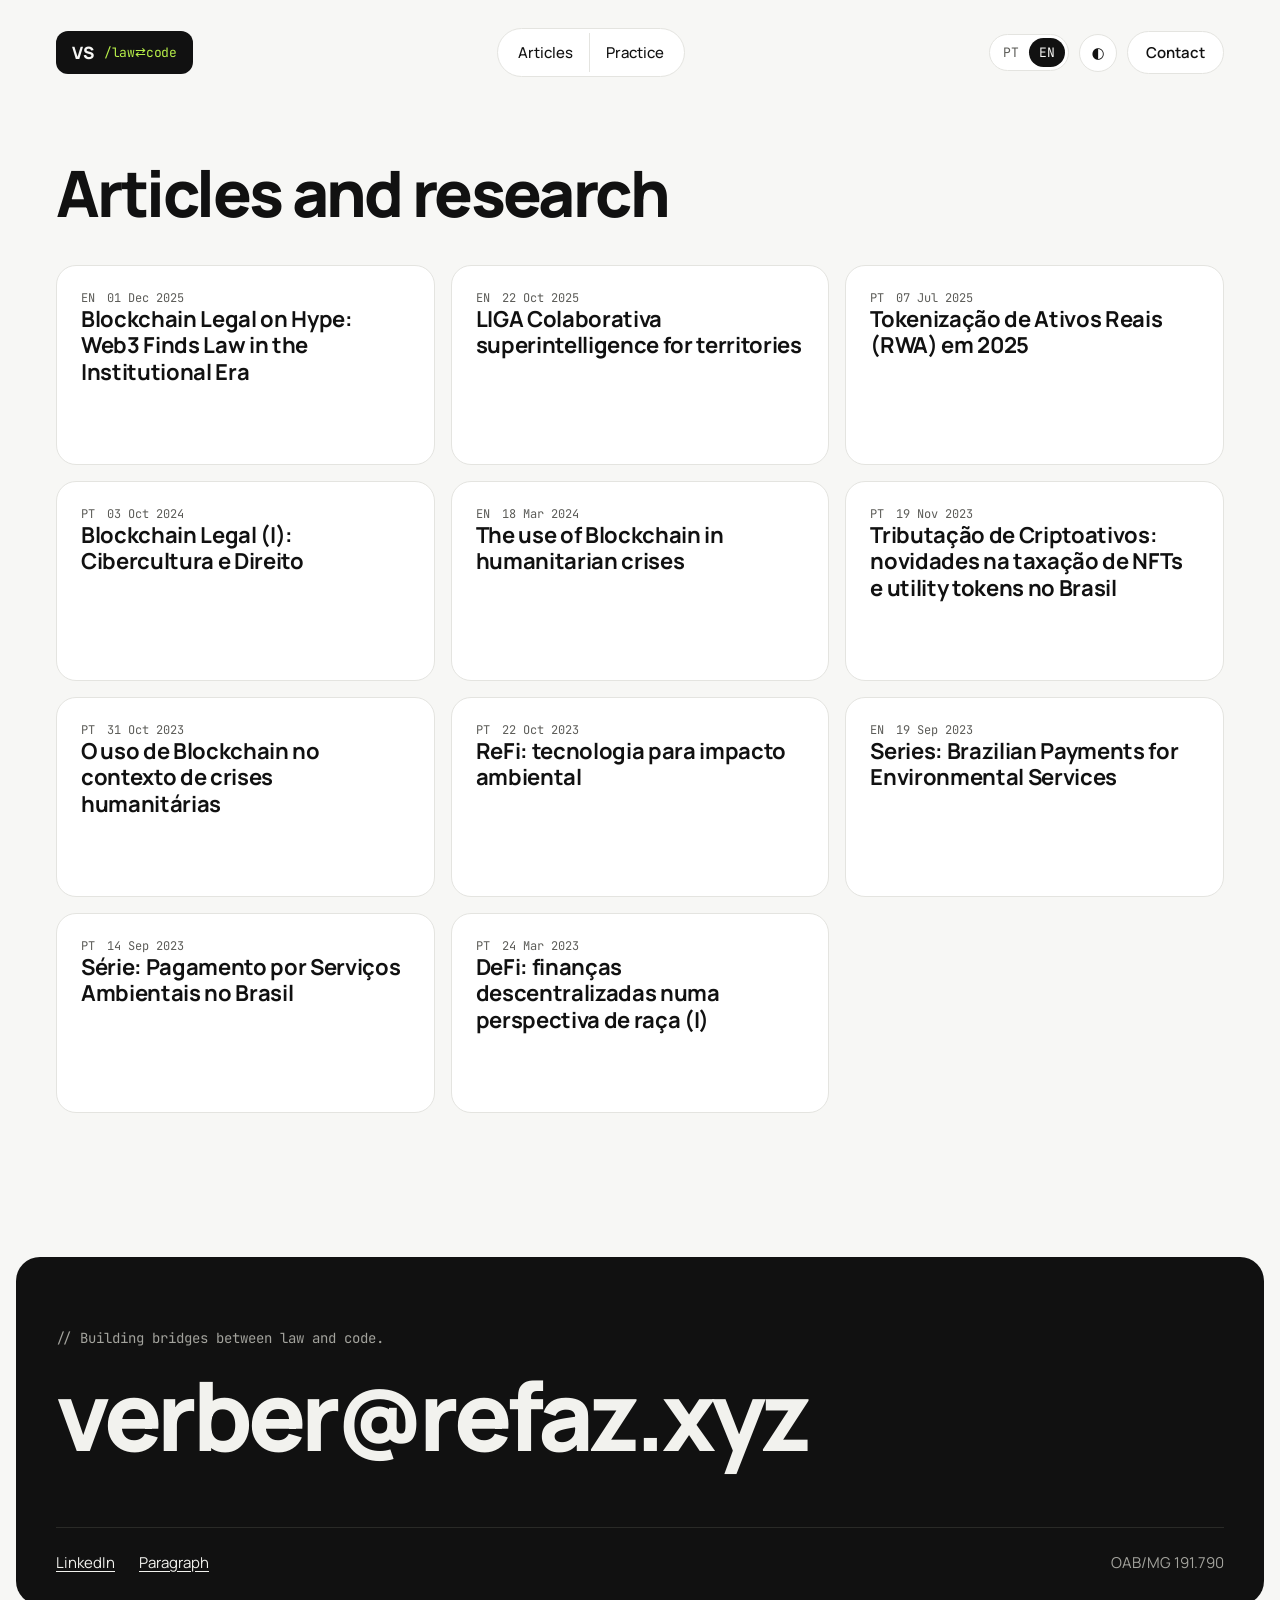
<file: en/articles/index.html>
<!doctype html>
<html lang="en">
<head>
<meta charset="utf-8">
<meta name="viewport" content="width=device-width, initial-scale=1">
<title>Articles and research | Verber Souza</title>
<meta name="description" content="Articles and research by Verber Souza on blockchain, crypto-assets, tokenization, DeFi and regenerative finance, published on Paragraph.">
<link rel="canonical" href="https://verber.refaz.studio/en/articles/">
<link rel="alternate" hreflang="pt-BR" href="https://verber.refaz.studio/artigos/">
<link rel="alternate" hreflang="en" href="https://verber.refaz.studio/en/articles/">
<link rel="alternate" hreflang="x-default" href="https://verber.refaz.studio/artigos/">
<meta property="og:type" content="website">
<meta property="og:title" content="Articles and research | Verber Souza">
<meta property="og:description" content="Articles and research by Verber Souza on blockchain, crypto-assets, tokenization, DeFi and regenerative finance, published on Paragraph.">
<meta property="og:url" content="https://verber.refaz.studio/en/articles/">
<meta property="og:image" content="https://verber.refaz.studio/assets/og-image.jpg">
<meta property="og:locale" content="en">
<meta name="twitter:card" content="summary_large_image">
<link rel="preconnect" href="https://fonts.googleapis.com">
<link rel="preconnect" href="https://fonts.gstatic.com" crossorigin>
<link href="https://fonts.googleapis.com/css2?family=Manrope:wght@400;500;600;700;800&family=JetBrains+Mono:wght@400;500&display=swap" rel="stylesheet">
<link rel="stylesheet" href="../../assets/style.css">
<script>try{var s=localStorage.getItem('theme');if(s==='dark'||s==='light')document.documentElement.dataset.theme=s}catch(e){}</script>
<script type="application/ld+json">{"@context": "https://schema.org", "@type": "CollectionPage", "name": "Articles and research | Verber Souza", "url": "https://verber.refaz.studio/en/articles/", "inLanguage": "en", "description": "Articles and research by Verber Souza on blockchain, crypto-assets, tokenization, DeFi and regenerative finance, published on Paragraph.", "isPartOf": {"@type": "WebSite", "name": "Verber Souza", "url": "https://verber.refaz.studio/"}, "author": {"@type": "Person", "name": "Verber Souza", "url": "https://verber.refaz.studio/"}, "mainEntity": {"@type": "ItemList", "itemListElement": [{"@type": "ListItem", "position": 1, "name": "Blockchain Legal on Hype: Web3 Finds Law in the Institutional Era", "url": "https://paragraph.com/@verb4l/blockchain-legal-on-hype-web3-finds-law-institutional-era"}, {"@type": "ListItem", "position": 2, "name": "LIGA Colaborativa superintelligence for territories", "url": "https://paragraph.com/@verb4l/liga-colaborativa-superintelligence-for-territories"}, {"@type": "ListItem", "position": 3, "name": "Tokenização de Ativos Reais (RWA) em 2025", "url": "https://paragraph.com/@verb4l/tokeniza-o-de-ativos-reais-rwa-em-2025"}, {"@type": "ListItem", "position": 4, "name": "Blockchain Legal (I): Cibercultura e Direito", "url": "https://paragraph.com/@verb4l/blockchain-legal-i-cibercultura-e-direito"}, {"@type": "ListItem", "position": 5, "name": "The use of Blockchain in humanitarian crises", "url": "https://paragraph.com/@verb4l/the-use-of-blockchain-in-humanitarian-crises"}, {"@type": "ListItem", "position": 6, "name": "Tributação de Criptoativos: novidades na taxação de NFTs e utility tokens no Brasil", "url": "https://paragraph.com/@verb4l/tributa-o-de-criptoativos-novidades-na-taxa-o-de-nfts-e-utility-tokens-no-brasil"}, {"@type": "ListItem", "position": 7, "name": "O uso de Blockchain no contexto de crises humanitárias", "url": "https://paragraph.com/@verb4l/o-uso-de-blockchain-no-contexto-de-crises-humanit-rias"}, {"@type": "ListItem", "position": 8, "name": "ReFi: tecnologia para impacto ambiental", "url": "https://paragraph.com/@verb4l/refi-tecnologia-para-impacto-ambiental"}, {"@type": "ListItem", "position": 9, "name": "Series: Brazilian Payments for Environmental Services", "url": "https://paragraph.com/@verb4l/series-brazilian-payments-for-environmental-services"}, {"@type": "ListItem", "position": 10, "name": "Série: Pagamento por Serviços Ambientais no Brasil", "url": "https://paragraph.com/@verb4l/s-rie-pagamento-por-servi-os-ambientais-no-brasil"}, {"@type": "ListItem", "position": 11, "name": "DeFi: finanças descentralizadas numa perspectiva de raça (I)", "url": "https://paragraph.com/@verb4l/defi-finan-as-descentralizadas-numa-perspectiva-de-ra-a-i"}]}}</script>
</head>
<body>
<div class="shell">
<header class="top">
<a class="logo" href="../"><span class="logo-vs">VS</span><span class="logo-tag">/law⇄code</span></a>
<nav class="pill nav" aria-label="Main"><a href="./">Articles</a><a href="../#atuacao">Practice</a></nav>
<div class="top-right">
<div class="lang" role="group" aria-label="Language"><a href="../../artigos/" hreflang="pt-BR" lang="pt-BR">PT</a><a href="./" hreflang="en" lang="en" aria-current="true">EN</a></div>
<button class="icon-btn" type="button" data-theme-toggle aria-label="Toggle theme">◐</button>
<a class="contact-btn" href="#contato">Contact</a>
<details class="menu"><summary class="icon-btn" aria-label="Menu">☰</summary><div class="menu-panel"><a href="./">Articles</a><a href="../#atuacao">Practice</a><a href="#contato">Contact</a></div></details>
</div>
</header>

<section class="row sec page-top" id="artigos"><div class="sec-body"><h1 class="page-title" data-reveal>Articles and research</h1><div class="cards articles" data-reveal><article class="card article"><div class="meta"><span>EN</span><time datetime="2025-12-01">01 Dec 2025</time></div><h3><a href="https://paragraph.com/@verb4l/blockchain-legal-on-hype-web3-finds-law-institutional-era" rel="noopener">Blockchain Legal on Hype: Web3 Finds Law in the Institutional Era</a></h3></article><article class="card article"><div class="meta"><span>EN</span><time datetime="2025-10-22">22 Oct 2025</time></div><h3><a href="https://paragraph.com/@verb4l/liga-colaborativa-superintelligence-for-territories" rel="noopener">LIGA Colaborativa superintelligence for territories</a></h3></article><article class="card article"><div class="meta"><span>PT</span><time datetime="2025-07-07">07 Jul 2025</time></div><h3><a href="https://paragraph.com/@verb4l/tokeniza-o-de-ativos-reais-rwa-em-2025" rel="noopener">Tokenização de Ativos Reais (RWA) em 2025</a></h3></article><article class="card article"><div class="meta"><span>PT</span><time datetime="2024-10-03">03 Oct 2024</time></div><h3><a href="https://paragraph.com/@verb4l/blockchain-legal-i-cibercultura-e-direito" rel="noopener">Blockchain Legal (I): Cibercultura e Direito</a></h3></article><article class="card article"><div class="meta"><span>EN</span><time datetime="2024-03-18">18 Mar 2024</time></div><h3><a href="https://paragraph.com/@verb4l/the-use-of-blockchain-in-humanitarian-crises" rel="noopener">The use of Blockchain in humanitarian crises</a></h3></article><article class="card article"><div class="meta"><span>PT</span><time datetime="2023-11-19">19 Nov 2023</time></div><h3><a href="https://paragraph.com/@verb4l/tributa-o-de-criptoativos-novidades-na-taxa-o-de-nfts-e-utility-tokens-no-brasil" rel="noopener">Tributação de Criptoativos: novidades na taxação de NFTs e utility tokens no Brasil</a></h3></article><article class="card article"><div class="meta"><span>PT</span><time datetime="2023-10-31">31 Oct 2023</time></div><h3><a href="https://paragraph.com/@verb4l/o-uso-de-blockchain-no-contexto-de-crises-humanit-rias" rel="noopener">O uso de Blockchain no contexto de crises humanitárias</a></h3></article><article class="card article"><div class="meta"><span>PT</span><time datetime="2023-10-22">22 Oct 2023</time></div><h3><a href="https://paragraph.com/@verb4l/refi-tecnologia-para-impacto-ambiental" rel="noopener">ReFi: tecnologia para impacto ambiental</a></h3></article><article class="card article"><div class="meta"><span>EN</span><time datetime="2023-09-19">19 Sep 2023</time></div><h3><a href="https://paragraph.com/@verb4l/series-brazilian-payments-for-environmental-services" rel="noopener">Series: Brazilian Payments for Environmental Services</a></h3></article><article class="card article"><div class="meta"><span>PT</span><time datetime="2023-09-14">14 Sep 2023</time></div><h3><a href="https://paragraph.com/@verb4l/s-rie-pagamento-por-servi-os-ambientais-no-brasil" rel="noopener">Série: Pagamento por Serviços Ambientais no Brasil</a></h3></article><article class="card article"><div class="meta"><span>PT</span><time datetime="2023-03-24">24 Mar 2023</time></div><h3><a href="https://paragraph.com/@verb4l/defi-finan-as-descentralizadas-numa-perspectiva-de-ra-a-i" rel="noopener">DeFi: finanças descentralizadas numa perspectiva de raça (I)</a></h3></article></div></div></section>

<footer class="row foot" id="contato">
<div class="foot-card"><div class="foot-top"><div class="motto" lang="en">// Building bridges between law and code.</div><a class="mail" href="mailto:verber@refaz.xyz">verber@refaz.xyz</a></div>
<div class="foot-bottom"><div class="links"><a href="https://www.linkedin.com/in/verber-souza" rel="me noopener">LinkedIn</a><a href="https://paragraph.com/@verb4l" rel="me noopener">Paragraph</a></div><span class="oab">OAB/MG 191.790</span></div></div></footer>
</div>
<script src="../../assets/main.js"></script>
</body>
</html>
</file>
<file: assets/style.css>
:root {
  --bg: #f7f7f5;
  --ink: #111;
  --card: #fff;
  --line: #e4e4e0;
  --muted: #5c5c58;
  --num: #bdbdb7;
  --band: #fff;
  --accent: #b8f04a;
  --logo-accent: #b8f04a;
  --foot-bg: #111;
  --foot-ink: #f2f2ee;
  --foot-muted: #a3a39d;
  --foot-line: #2a2a27;
  --thumb: #f2f2ee;
  --thumb-line: #e8e8e3;
  --pad: 0 56px;
  --sans: 'Manrope', system-ui, sans-serif;
  --mono: 'JetBrains Mono', ui-monospace, monospace;
  color-scheme: light;
}
@media (prefers-color-scheme: dark) {
  :root:not([data-theme='light']) {
    --bg: #0e0e0d; --ink: #f2f2ee; --card: #181817; --line: #2a2a27; --muted: #a3a39d;
    --num: #4a4a46; --band: #181817; --logo-accent: #5c5c58;
    --foot-bg: #f2f2ee; --foot-ink: #0e0e0d; --foot-muted: #5c5c58; --foot-line: #d6d6d0;
    --thumb: #222220; --thumb-line: #2a2a27; color-scheme: dark;
  }
}
:root[data-theme='dark'] {
  --bg: #0e0e0d; --ink: #f2f2ee; --card: #181817; --line: #2a2a27; --muted: #a3a39d;
  --num: #4a4a46; --band: #181817; --logo-accent: #5c5c58;
  --foot-bg: #f2f2ee; --foot-ink: #0e0e0d; --foot-muted: #5c5c58; --foot-line: #d6d6d0;
  --thumb: #222220; --thumb-line: #2a2a27; color-scheme: dark;
}

*, *::before, *::after { box-sizing: border-box; }
html { -webkit-text-size-adjust: 100%; scroll-behavior: smooth; }
body {
  margin: 0; background: var(--bg); color: var(--ink);
  font-family: var(--sans); -webkit-font-smoothing: antialiased;
}
a { color: inherit; text-decoration: none; }
a:hover { opacity: 0.7; }
:focus-visible { outline: 2px solid var(--ink); outline-offset: 3px; }
h1, h2, h3, p { margin: 0; }
img { display: block; max-width: 100%; height: auto; }
[id] { scroll-margin-top: 16px; }

.shell { max-width: 1440px; margin: 0 auto; }
.row { display: grid; grid-template-columns: minmax(0, 1fr); padding: var(--pad); }

/* Cabeçalho */
.top { display: flex; align-items: center; justify-content: space-between; padding: 28px 56px; gap: 12px; }
.logo {
  display: flex; align-items: center; gap: 10px; background: var(--ink); color: var(--bg);
  padding: 10px 16px; border-radius: 12px; font-weight: 800; font-size: 17px; letter-spacing: -0.01em;
}
.logo-tag { font-family: var(--mono); font-weight: 400; font-size: 13px; color: var(--logo-accent); }
.pill { display: flex; background: var(--card); border: 1px solid var(--line); border-radius: 999px; padding: 4px; font-size: 15px; font-weight: 500; }
.nav a { padding: 9px 16px; }
.nav a + a { border-left: 1px solid var(--line); }
.top-right { display: flex; gap: 10px; align-items: center; }
.lang { display: flex; font-family: var(--mono); font-size: 13px; border: 1px solid var(--line); border-radius: 999px; padding: 3px; background: var(--card); }
.lang a { padding: 6px 10px; border-radius: 999px; color: var(--muted); }
.lang a[aria-current] { background: var(--ink); color: var(--bg); }
.icon-btn {
  border: 1px solid var(--line); background: var(--card); color: inherit; border-radius: 999px;
  width: 38px; height: 38px; display: grid; place-items: center; font-size: 15px; cursor: pointer; padding: 0; font-family: inherit;
}
.contact-btn { background: var(--card); border: 1px solid var(--line); border-radius: 999px; padding: 10px 18px; font-size: 15px; font-weight: 600; }
.menu { display: none; position: relative; }
.menu summary { list-style: none; }
.menu summary::-webkit-details-marker { display: none; }
.menu-panel {
  position: absolute; right: 0; top: 52px; z-index: 5; min-width: 180px; background: var(--card);
  border: 1px solid var(--line); border-radius: 16px; padding: 8px; display: flex; flex-direction: column;
}
.menu-panel a { padding: 12px 14px; border-radius: 10px; }

/* Hero */
.hero { position: relative; }
.hero-body {
  position: relative; padding: 72px 0; display: grid; grid-template-columns: minmax(0, 1.5fr) minmax(0, 1fr);
  gap: 64px; align-items: end;
}
.hero-text { display: flex; flex-direction: column; gap: 32px; }
.tagline { font-family: var(--mono); font-size: 15px; color: var(--muted); min-height: 20px; }
.hero-head { display: flex; flex-direction: column; gap: 24px; }
h1 { font-size: 96px; line-height: 0.95; font-weight: 800; letter-spacing: -0.045em; text-wrap: balance; }
.fields { font-family: var(--mono); font-size: 14px; line-height: 1.6; color: var(--muted); max-width: 720px; }
.sub { font-size: 26px; line-height: 1.4; font-weight: 500; letter-spacing: -0.01em; max-width: 720px; text-wrap: pretty; }
.ctas { display: flex; gap: 12px; flex-wrap: wrap; }
.btn { padding: 16px 24px; border-radius: 999px; font-weight: 600; font-size: 16px; }
.btn-solid { background: var(--ink); color: var(--bg); }
.btn-ghost { background: var(--card); border: 1px solid var(--line); }
.photo { width: 100%; aspect-ratio: 4 / 5; object-fit: cover; border-radius: 20px; border: 1px solid var(--line); background: var(--card); }

/* Faixa de credenciais */
.marquee-wrap { position: relative; padding-bottom: 128px; }
.marquee { position: relative; background: var(--band); overflow-x: auto; scrollbar-width: none; }
.marquee::-webkit-scrollbar { display: none; }
.track { display: flex; width: max-content; height: 88px; will-change: transform; }
.track ul { margin: 0; padding: 0; list-style: none; display: flex; }
.track li { display: flex; align-items: center; gap: 14px; padding: 0 36px; border-right: 1px solid var(--line); white-space: nowrap; }
.mark { width: 8px; height: 8px; background: var(--accent); flex-shrink: 0; }
.org { font-size: 26px; font-weight: 800; letter-spacing: -0.03em; }
.role { font-family: var(--mono); font-size: 13px; color: var(--muted); }

/* Seções */
.sec-body { padding-bottom: 144px; display: flex; flex-direction: column; gap: 40px; }
h2 { font-size: 64px; font-weight: 800; letter-spacing: -0.04em; line-height: 1; }
.cards { display: grid; grid-template-columns: repeat(3, minmax(0, 1fr)); gap: 16px; }
.card { background: var(--card); border: 1px solid var(--line); }
.article { position: relative; border-radius: 20px; padding: 24px; display: flex; flex-direction: column; min-height: 200px; }
.meta { display: flex; gap: 12px; order: 0; font-family: var(--mono); font-size: 12px; color: var(--muted); }
.article h3 { order: 1; font-size: 22px; line-height: 1.2; font-weight: 700; letter-spacing: -0.015em; text-wrap: pretty; }
.article h3 a::after { content: ""; position: absolute; inset: 0; border-radius: inherit; }
.more { align-self: flex-start; border: 1px solid var(--line); background: var(--card); border-radius: 999px; padding: 14px 22px; font-weight: 600; font-size: 15px; }
.area { border-radius: 18px; padding: 28px; min-height: 200px; display: flex; flex-direction: column; gap: 8px; }
.areas .card:last-child:nth-child(3n+1) { grid-column: 1 / -1; min-height: 0; }
.area h3 { font-size: 24px; line-height: 1.15; font-weight: 700; letter-spacing: -0.02em; }
.area p { font-size: 15px; line-height: 1.5; color: var(--muted); }
.areas .area:last-child:nth-child(3n + 1) { grid-column: 1 / -1; min-height: 140px; }

/* Rodapé */
.foot { padding: 0 16px 16px; }
.foot-card { padding: 72px 40px 32px; background: var(--foot-bg); color: var(--foot-ink); border-radius: 24px; display: flex; flex-direction: column; gap: 64px; }
.foot-top { display: flex; flex-direction: column; gap: 20px; }
.motto { font-family: var(--mono); font-size: 14px; color: var(--foot-muted); }
.mail { font-size: 96px; font-weight: 800; letter-spacing: -0.05em; line-height: 1; overflow-wrap: anywhere; }
.foot-bottom { display: flex; justify-content: space-between; flex-wrap: wrap; gap: 24px; font-size: 15px; border-top: 1px solid var(--foot-line); padding-top: 24px; }
.links { display: flex; gap: 24px; flex-wrap: wrap; }
.links a { text-decoration: underline; text-underline-offset: 3px; }
.oab { color: var(--foot-muted); }

/* Movimento: só quando o script ativa a classe */
.motion [data-reveal] { opacity: 0; transform: translateY(18px); transition: opacity 0.7s cubic-bezier(0.2, 0.7, 0.2, 1), transform 0.7s cubic-bezier(0.2, 0.7, 0.2, 1); }
.motion [data-reveal].in { opacity: 1; transform: none; }

/* Mobile */
@media (max-width: 900px) {
  :root { --pad: 0 20px; }
  .top { padding: 18px 20px; }
  .logo { padding: 8px 12px; border-radius: 10px; font-size: 15px; }
  .logo-tag, .nav, .contact-btn { display: none; }
  .menu { display: block; }
  .top-right { gap: 8px; }
  .lang { font-size: 12px; }
  .lang a { padding: 5px 9px; }
  .icon-btn { width: 44px; height: 44px; }
  .hero-body { padding: 32px 0 40px; grid-template-columns: minmax(0, 1fr); gap: 22px; align-items: start; }
  .hero-text { gap: 22px; }
  .tagline { font-size: 12px; line-height: 1.6; }
  .hero-head { gap: 22px; }
  h1 { font-size: clamp(36px, 11vw, 64px); line-height: 0.98; }
  .sub { font-size: 19px; }
  .fields { font-size: 12px; }
  .photo { border-radius: 18px; }
  .ctas { order: 3; }
  .btn-solid { flex: 1; text-align: center; padding: 15px; }
  .btn-ghost { display: none; }
  .hero-text { display: contents; }
  .tagline { order: 0; } .hero-head { order: 1; } .photo { order: 2; }
  .hero-body { display: flex; flex-direction: column; }
  .marquee-wrap { padding-bottom: 72px; }
  .track { height: 64px; }
  .track li { padding: 0 22px; }
  .org { font-size: 18px; }
  .role { font-size: 11px; }
  .sec-body { padding-bottom: 80px; gap: 20px; }
  h2 { font-size: 34px; }
  .cards { grid-template-columns: minmax(0, 1fr); gap: 14px; }
  .article { border-radius: 16px; padding: 18px; min-height: 0; }
  .meta { font-size: 11px; }
  .article h3 { font-size: 17px; line-height: 1.25; }
  .areas .area:last-child:nth-child(3n + 1) { grid-column: auto; min-height: 0; }
  .areas .card:last-child:nth-child(3n+1) { grid-column: auto; }
  .area { border-radius: 16px; padding: 20px; min-height: 0; }
  .area h3 { font-size: 19px; line-height: 1.2; }
  .foot { display: block; padding: 0 12px 12px; }
  .foot-card { padding: 36px 20px 24px; border-radius: 20px; gap: 28px; }
  .motto { font-size: 12px; line-height: 1.6; }
  .mail { font-size: clamp(22px, 8.6vw, 34px); letter-spacing: -0.04em; }
  .foot-bottom { border-top: 0; padding-top: 0; flex-direction: column; gap: 10px; }
  .links { gap: 10px 18px; }
}
@media (prefers-reduced-motion: reduce) {
  * { animation: none !important; transition: none !important; }
  html { scroll-behavior: auto; }
}

/* Páginas internas */
.page-top .sec-body { padding-top: 56px; }
.page-title { font-size: 64px; font-weight: 800; letter-spacing: -0.04em; line-height: 1; }
@media (max-width: 900px) {
  .page-top .sec-body { padding-top: 24px; }
  .page-title { font-size: 34px; }
}
</file>
